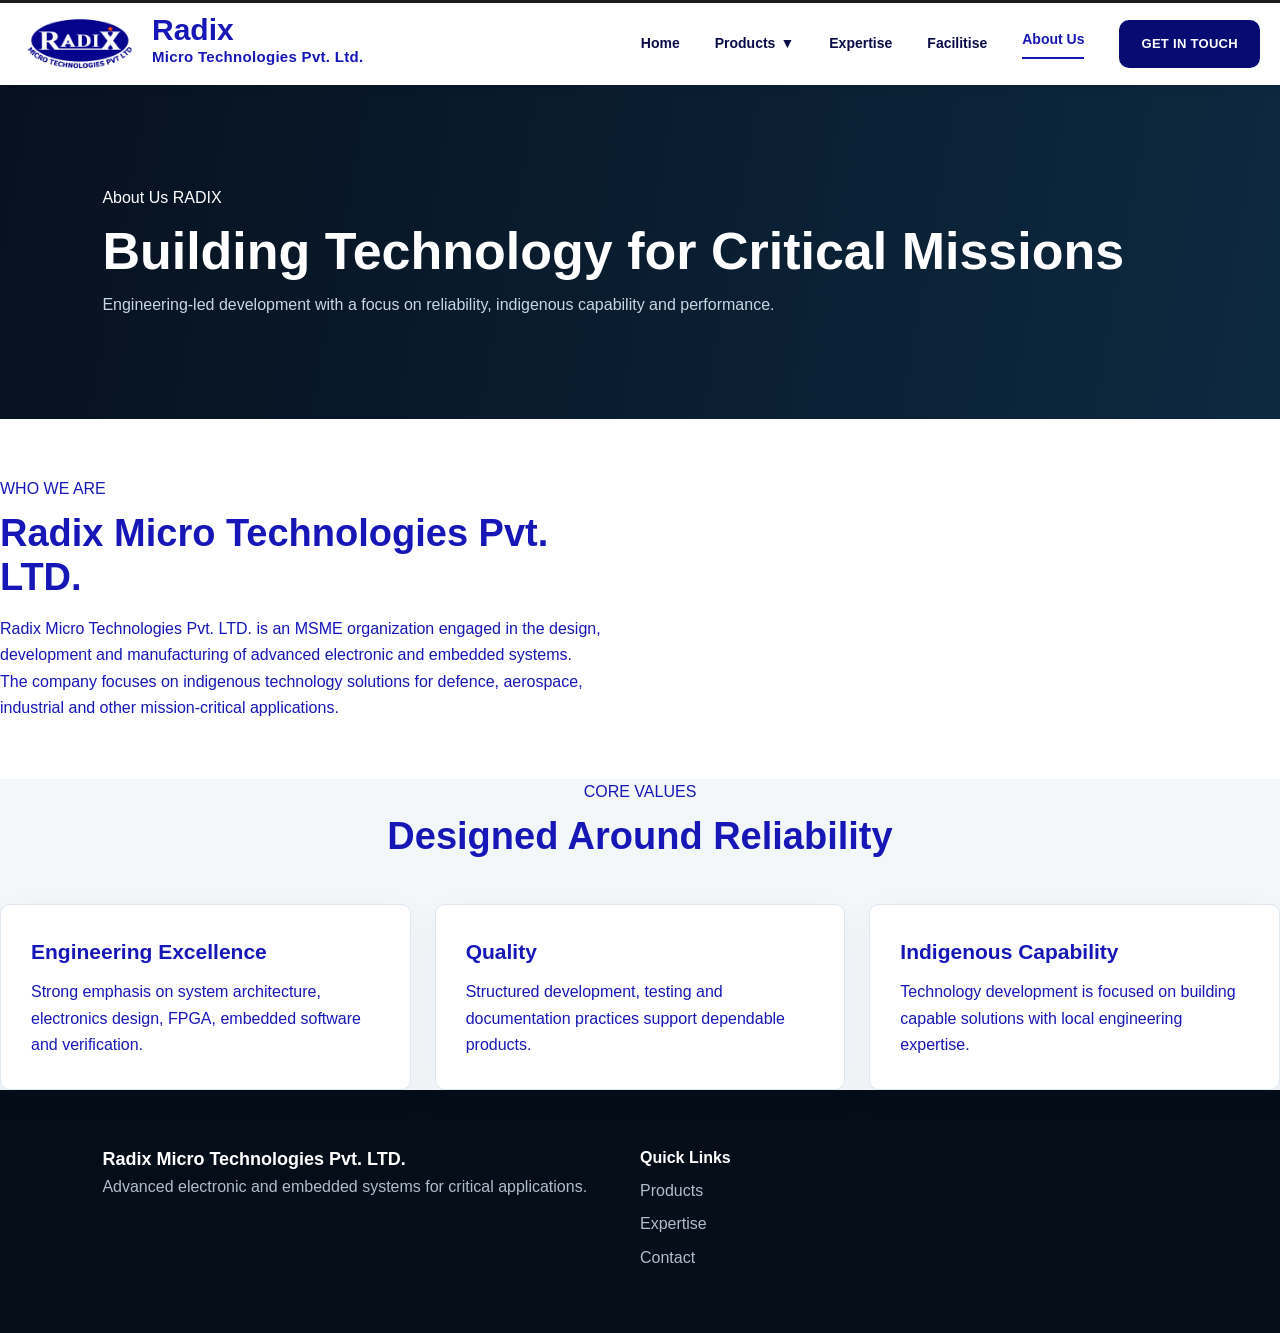
<file: about.html>
<!DOCTYPE html>
<html lang="en">

<head>
    <meta charset="UTF-8">
    <meta name="viewport" content="width=device-width,initial-scale=1.0">
    <title>About Us | Radix Micro Technologies</title>
    <link rel="stylesheet" href="assets/style.css">
</head>

<body>
    <header class="header">

  <!-- LEFT SIDE : LOGO + COMPANY NAME -->
  <a href="index.html" class="brand">

      <img src="assets/images/logo.png" alt="company-logo">

      <div class="company-name">
        <h1>Radix</h1>
        <h2>Micro Technologies Pvt. Ltd.</h2>
      </div>

    </a>


  <!-- RIGHT SIDE : NAVIGATION -->
  <button class="menu-btn" onclick="toggleMenu()">☰</button>
  <nav id="nav">

    <a href="index.html">
      Home
    </a>

    <!--- PRODUCTS DROPDOWN -->
    <div class="dropdown">
            
        <a href="products.html" class="dropbtn">
           Products <span>▼</span>
        </a>
  
        <div class="dropdown-menu">
  
            <a href="obc.html">
              On-Board Computer
            </a>
    
            <a href="rf-module.html">
              RFC & NG Module
            </a>
    
            <a href="elpc.html">
              Embedde Launch Pad Computer
            </a>
    
            <a href="ethernet.html">
              Ethernet Switch
            </a>
    
            <a href="4ch.html">
              Search & Monitoring Receiver
            </a>
  
        </div>
        
    </div>
    
    <a href="expertise.html">
       Expertise
    </a>
    
    <a href="facilitise.html">
       Facilitise
    </a>
    
    <a class="active" href="about.html">
       About Us
    </a>

    <!-- CONTACT BUTTON -->
    <a href="contact.html" class="contact-button">
       GET IN TOUCH
    </a>

  </nav>
  
    </header>
    <section class="page-hero"><span class="eyebrow">About Us RADIX</span>
        <h1>Building Technology for Critical Missions</h1>
        <p>Engineering-led development with a focus on reliability, indigenous capability and performance.</p>
    </section>
    <section class="section two-col">
        <div><span class="eyebrow">WHO WE ARE</span>
            <h2>Radix Micro Technologies Pvt. LTD.</h2>
            <p>Radix Micro Technologies Pvt. LTD. is an MSME organization engaged in the design, development and
                manufacturing of advanced electronic and embedded systems.</p>
            <p>The company focuses on indigenous technology solutions for defence, aerospace, industrial and other
                mission-critical applications.</p>
        </div>
        <div class="image image-lab"></div>
    </section>
    <section class="section gray">
        <div class="section-title"><span>CORE VALUES</span>
            <h2>Designed Around Reliability</h2>
        </div>
        <div class="cards">
            <article>
                <h3>Engineering Excellence</h3>
                <p>Strong emphasis on system architecture, electronics design, FPGA, embedded software and verification.
                </p>
            </article>
            <article>
                <h3>Quality</h3>
                <p>Structured development, testing and documentation practices support dependable products.</p>
            </article>
            <article>
                <h3>Indigenous Capability</h3>
                <p>Technology development is focused on building capable solutions with local engineering expertise.</p>
            </article>
        </div>
    </section>
    <footer>
        <div><strong>Radix Micro Technologies Pvt. LTD.</strong>
            <p>Advanced electronic and embedded systems for critical applications.</p>
        </div>
        <div>
            <h4>Quick Links</h4><a href="products.html">Products</a><a href="expertise.html">Expertise</a><a
                href="contact.html">Contact</a>
        </div>
    </footer>
    <script src="assets/script.js"></script>
</body>

</html>
</file>
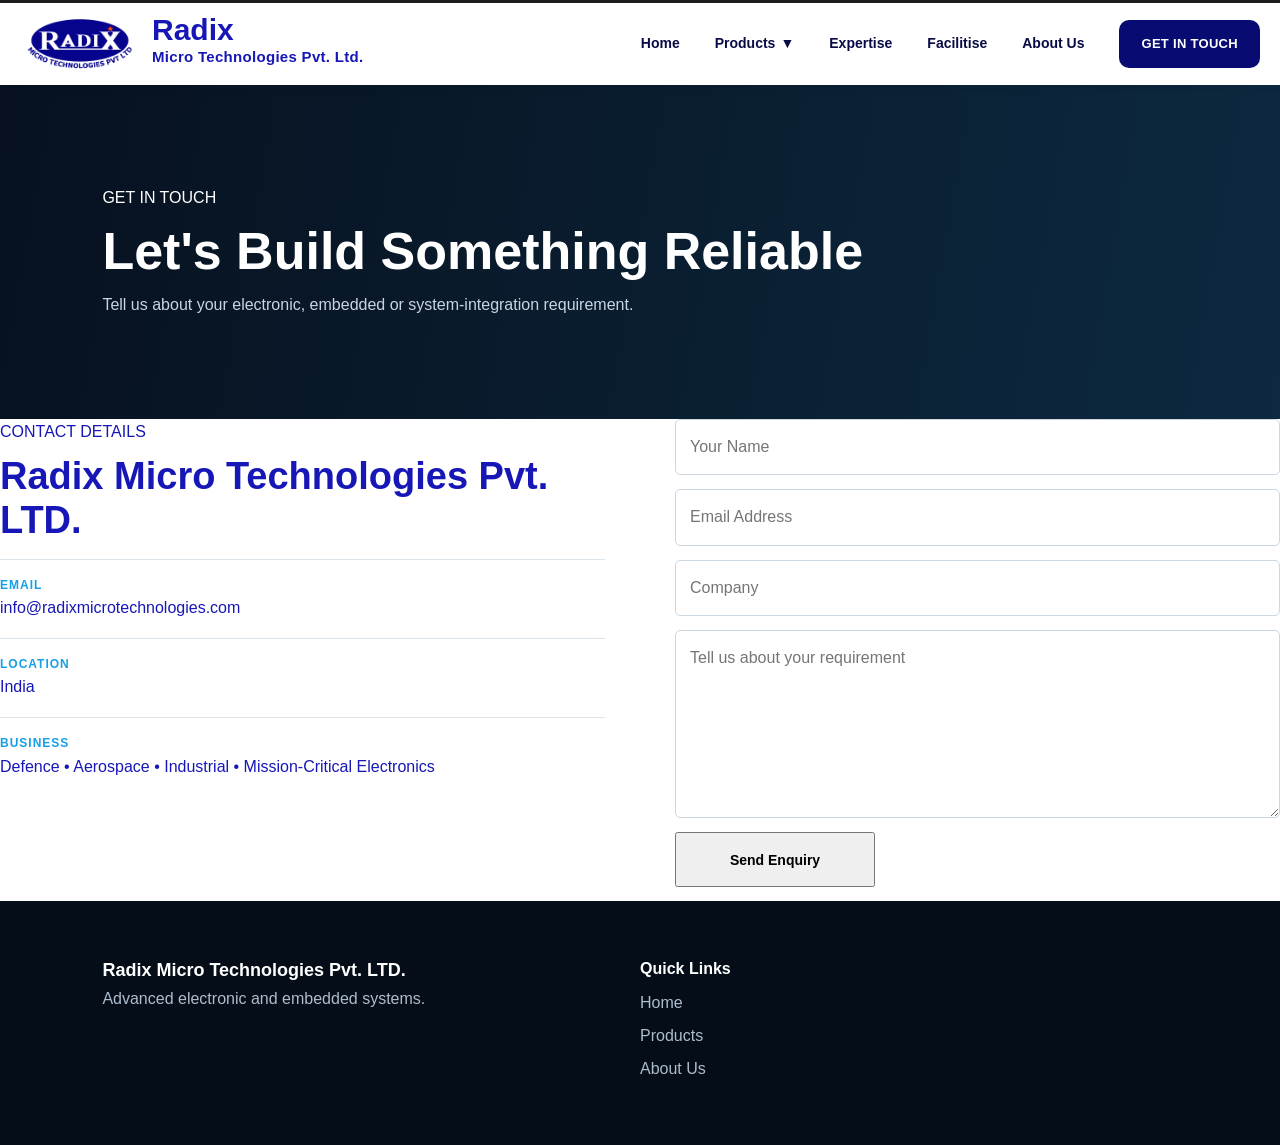
<file: contact.html>
<!DOCTYPE html>
<html lang="en">

<head>
    <meta charset="UTF-8">
    <meta name="viewport" content="width=device-width,initial-scale=1.0">
    <title>Contact | Radix Micro Technologies</title>
    <link rel="stylesheet" href="assets/style.css">
</head>

<body>
    <header class="header">

  <!-- LEFT SIDE : LOGO + COMPANY NAME -->
  <a href="index.html" class="brand">

      <img src="assets/images/logo.png" alt="company-logo">

      <div class="company-name">
        <h1>Radix</h1>
        <h2>Micro Technologies Pvt. Ltd.</h2>
      </div>

    </a>


  <!-- RIGHT SIDE : NAVIGATION -->
  <button class="menu-btn" onclick="toggleMenu()">☰</button>
  <nav id="nav">

    <a href="index.html">
      Home
    </a>

    <!--- PRODUCTS DROPDOWN -->
    <div class="dropdown">
            
        <a href="products.html" class="dropbtn">
           Products <span>▼</span>
        </a>
  
        <div class="dropdown-menu">
  
            <a href="obc.html">
              On-Board Computer
            </a>
    
            <a href="rf-module.html">
              RFC & NG Module
            </a>
    
            <a href="elpc.html">
              Embedde Launch Pad Computer
            </a>
    
            <a href="ethernet.html">
              Ethernet Switch
            </a>
    
            <a href="4ch.html">
              Search & Monitoring Receiver
            </a>
  
        </div>
        
    </div>
    
    <a href="expertise.html">
       Expertise
    </a>
    
    <a href="facilitise.html">
       Facilitise
    </a>
    
    <a href="about.html">
       About Us
    </a>

    <!-- CONTACT BUTTON -->
    <a href="contact.html" class="contact-button">
       GET IN TOUCH
    </a>

  </nav>
  
    </header>
    <section class="page-hero"><span class="eyebrow">GET IN TOUCH</span>
        <h1>Let's Build Something Reliable</h1>
        <p>Tell us about your electronic, embedded or system-integration requirement.</p>
    </section>
    <section class="section contact-grid">
        <div><span class="eyebrow">CONTACT DETAILS</span>
            <h2>Radix Micro Technologies Pvt. LTD.</h2>
            <div class="contact-item"><b>Email</b><span>info@radixmicrotechnologies.com</span></div>
            <div class="contact-item"><b>Location</b><span>India</span></div>
            <div class="contact-item"><b>Business</b><span>Defence • Aerospace • Industrial • Mission-Critical
                    Electronics</span></div>
        </div>
        <form onsubmit="sendForm(event)"><input required placeholder="Your Name"><input type="email" required
                placeholder="Email Address"><input placeholder="Company"><textarea required rows="6"
                placeholder="Tell us about your requirement"></textarea><button class="btn" type="submit">Send
                Enquiry</button>
            <p id="form-msg"></p>
        </form>
    </section>
    <footer>
        <div><strong>Radix Micro Technologies Pvt. LTD.</strong>
            <p>Advanced electronic and embedded systems.</p>
        </div>
        <div>
            <h4>Quick Links</h4><a href="index.html">Home</a><a href="products.html">Products</a><a
                href="about.html">About Us</a>
        </div>
    </footer>
    <script src="assets/script.js"></script>
</body>

</html>
</file>
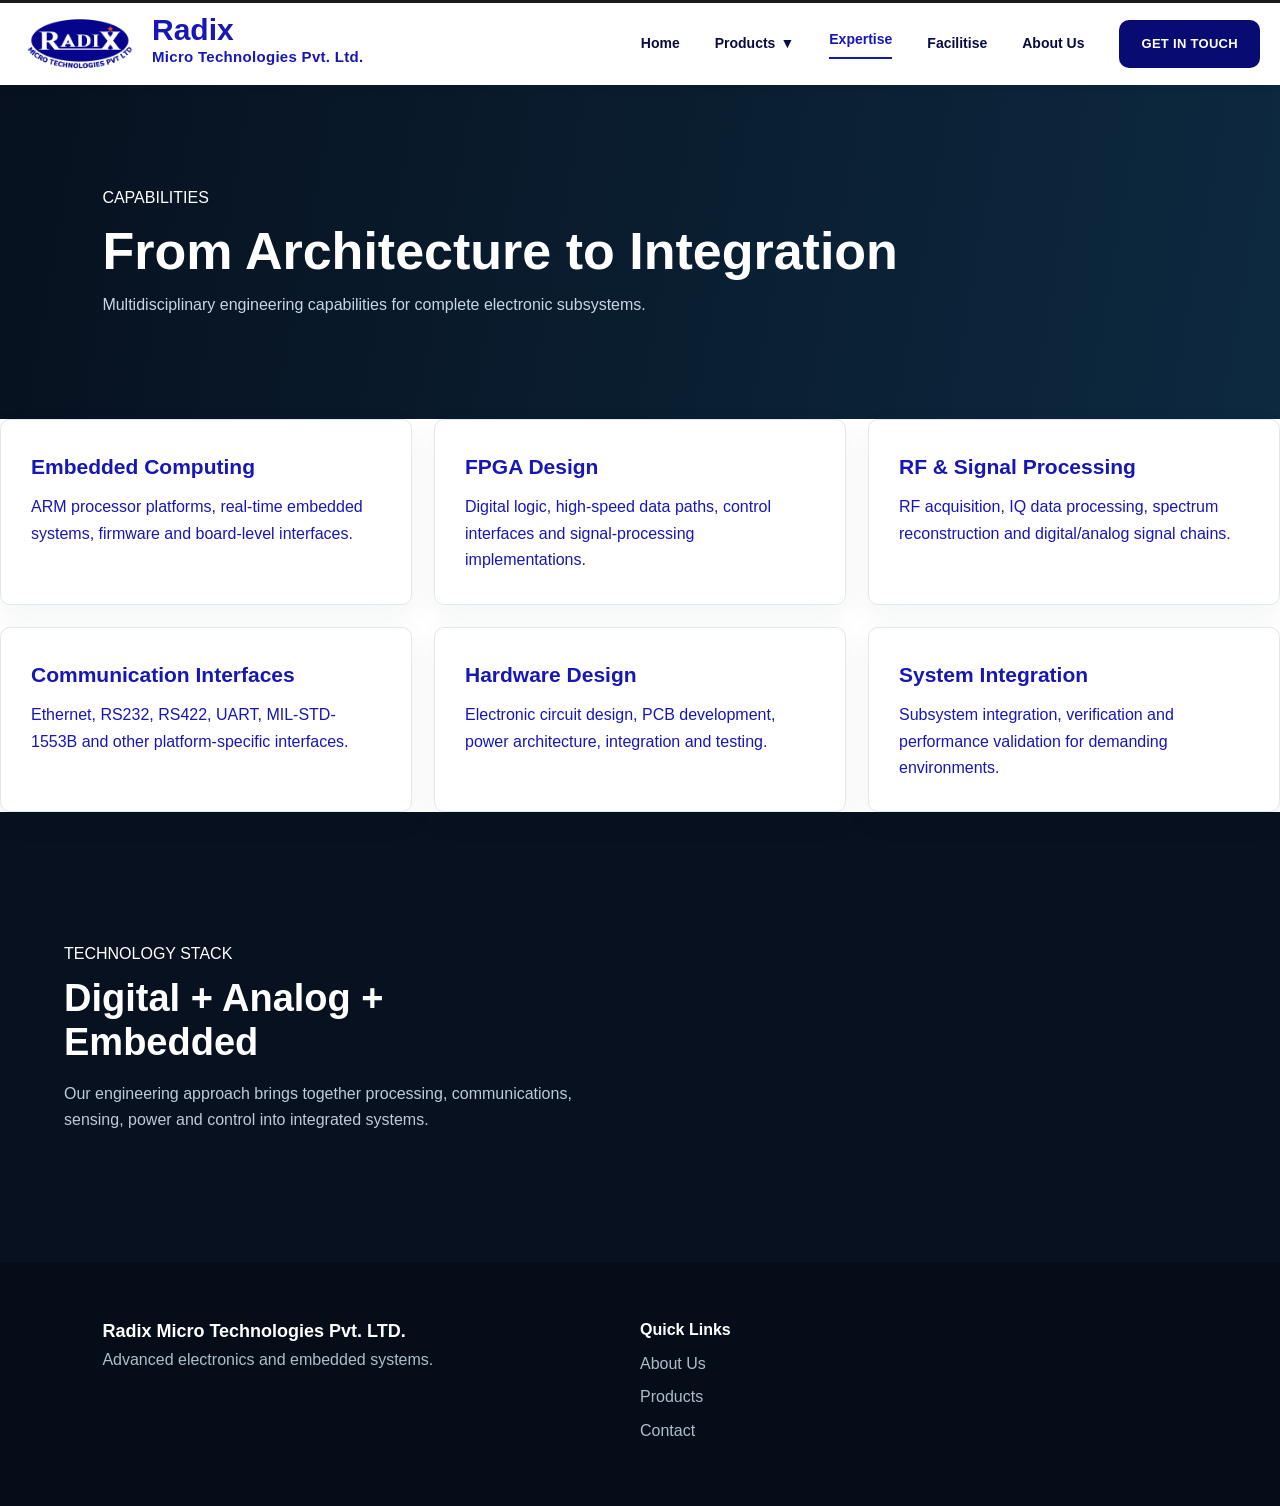
<file: expertise.html>
<!DOCTYPE html>
<html lang="en">

<head>
    <meta charset="UTF-8">
    <meta name="viewport" content="width=device-width,initial-scale=1.0">
    <title>Expertise | Radix Micro Technologies</title>
    <link rel="stylesheet" href="assets/style.css">
</head>

<body>
    <header class="header">

  <!-- LEFT SIDE : LOGO + COMPANY NAME -->
  <a href="index.html" class="brand">

      <img src="assets/images/logo.png" alt="company-logo">

      <div class="company-name">
        <h1>Radix</h1>
        <h2>Micro Technologies Pvt. Ltd.</h2>
      </div>

    </a>


  <!-- RIGHT SIDE : NAVIGATION -->
  <button class="menu-btn" onclick="toggleMenu()">☰</button>
  <nav id="nav">

    <a href="index.html">
      Home
    </a>

    <!--- PRODUCTS DROPDOWN -->
    <div class="dropdown">
            
        <a href="products.html" class="dropbtn">
           Products <span>▼</span>
        </a>
  
        <div class="dropdown-menu">
  
            <a href="obc.html">
              On-Board Computer
            </a>
    
            <a href="rf-module.html">
              RFC & NG Module
            </a>
    
            <a href="elpc.html">
              Embedde Launch Pad Computer
            </a>
    
            <a href="ethernet.html">
              Ethernet Switch
            </a>
    
            <a href="4ch.html">
              Search & Monitoring Receiver
            </a>
  
        </div>
        
    </div>
    
    <a class="active" href="expertise.html">
       Expertise
    </a>
    
    <a href="facilitise.html">
       Facilitise
    </a>
    
    <a href="about.html">
       About Us
    </a>

    <!-- CONTACT BUTTON -->
    <a href="contact.html" class="contact-button">
       GET IN TOUCH
    </a>

  </nav>
  
    </header>
    <section class="page-hero"><span class="eyebrow">CAPABILITIES</span>
        <h1>From Architecture to Integration</h1>
        <p>Multidisciplinary engineering capabilities for complete electronic subsystems.</p>
    </section>
    <section class="section">
        <div class="cap-grid">
            <article>
                <h3>Embedded Computing</h3>
                <p>ARM processor platforms, real-time embedded systems, firmware and board-level interfaces.</p>
            </article>
            <article>
                <h3>FPGA Design</h3>
                <p>Digital logic, high-speed data paths, control interfaces and signal-processing implementations.</p>
            </article>
            <article>
                <h3>RF & Signal Processing</h3>
                <p>RF acquisition, IQ data processing, spectrum reconstruction and digital/analog signal chains.</p>
            </article>
            <article>
                <h3>Communication Interfaces</h3>
                <p>Ethernet, RS232, RS422, UART, MIL-STD-1553B and other platform-specific interfaces.</p>
            </article>
            <article>
                <h3>Hardware Design</h3>
                <p>Electronic circuit design, PCB development, power architecture, integration and testing.</p>
            </article>
            <article>
                <h3>System Integration</h3>
                <p>Subsystem integration, verification and performance validation for demanding environments.</p>
            </article>
        </div>
    </section>
    <section class="split reverse">
        <div class="split-content"><span class="eyebrow">TECHNOLOGY STACK</span>
            <h2>Digital + Analog + Embedded</h2>
            <p>Our engineering approach brings together processing, communications, sensing, power and control into
                integrated systems.</p>
        </div>
        <div class="split-image image-engineering"></div>
    </section>
    <footer>
        <div><strong>Radix Micro Technologies Pvt. LTD.</strong>
            <p>Advanced electronics and embedded systems.</p>
        </div>
        <div>
            <h4>Quick Links</h4><a href="about.html">About Us</a><a href="products.html">Products</a><a
                href="contact.html">Contact</a>
        </div>
    </footer>
    <script src="assets/script.js"></script>
</body>

</html>
</file>
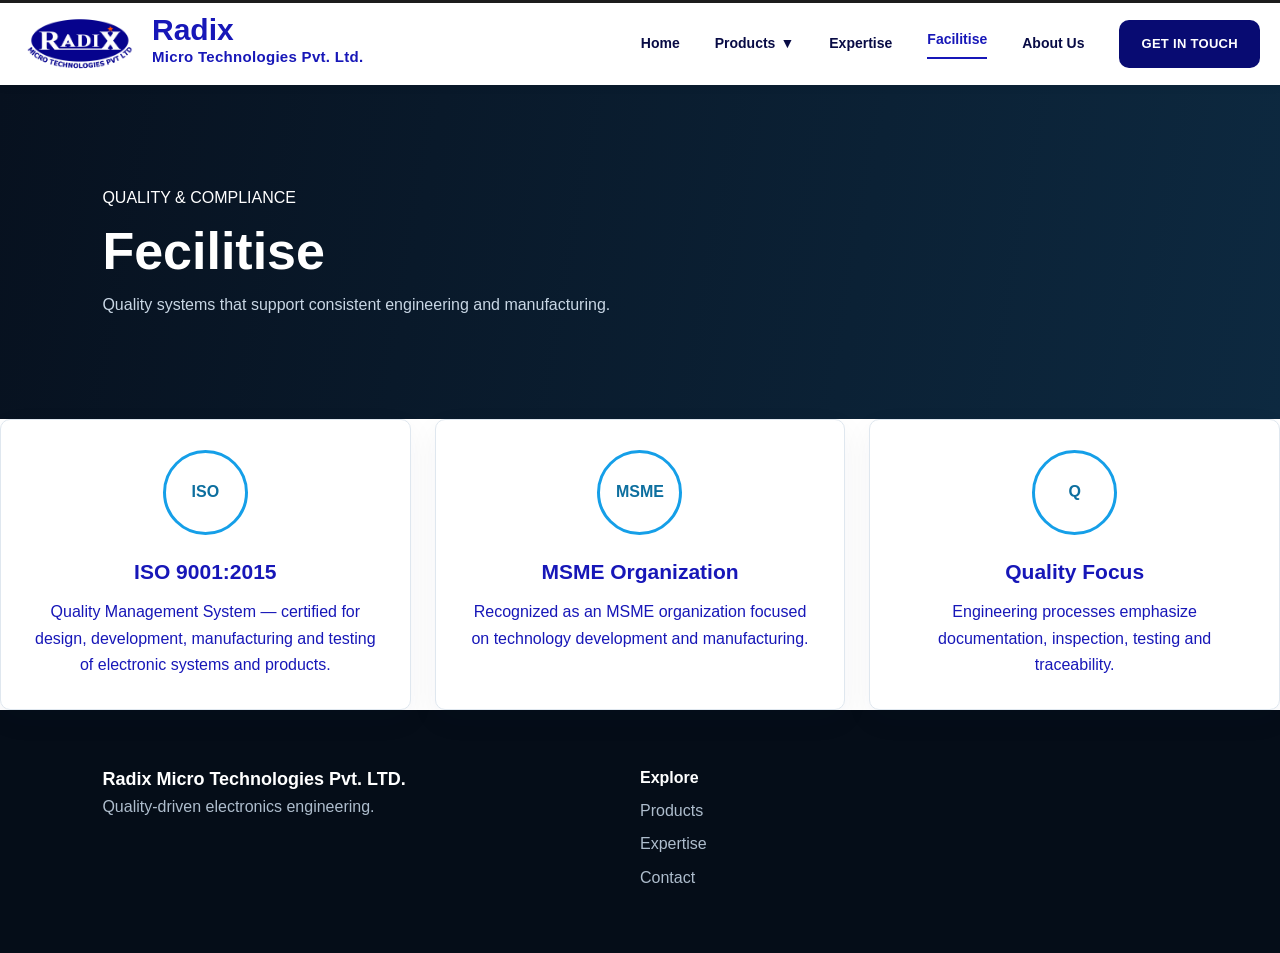
<file: facilitise.html>
<!DOCTYPE html>
<html lang="en">

<head>
    <meta charset="UTF-8">
    <meta name="viewport" content="width=device-width,initial-scale=1.0">
    <title>Fecilitise | Radix Micro Technologies</title>
    <link rel="stylesheet" href="assets/style.css">
</head>

<body>
    <header class="header">

  <!-- LEFT SIDE : LOGO + COMPANY NAME -->
  <a href="index.html" class="brand">

      <img src="assets/images/logo.png" alt="company-logo">

      <div class="company-name">
        <h1>Radix</h1>
        <h2>Micro Technologies Pvt. Ltd.</h2>
      </div>

    </a>


  <!-- RIGHT SIDE : NAVIGATION -->
  <button class="menu-btn" onclick="toggleMenu()">☰</button>
  <nav id="nav">

    <a href="index.html">
      Home
    </a>

    <!--- PRODUCTS DROPDOWN -->
    <div class="dropdown">
            
        <a href="products.html" class="dropbtn">
           Products <span>▼</span>
        </a>
  
        <div class="dropdown-menu">
  
            <a href="obc.html">
              On-Board Computer
            </a>
    
            <a href="rf-module.html">
              RFC & NG Module
            </a>
    
            <a href="elpc.html">
              Embedde Launch Pad Computer
            </a>
    
            <a href="ethernet.html">
              Ethernet Switch
            </a>
    
            <a href="4ch.html">
              Search & Monitoring Receiver
            </a>
  
        </div>
        
    </div>
    
    <a href="expertise.html">
       Expertise
    </a>
    
    <a class="active" href="facilitise.html">
       Facilitise
    </a>
    
    <a href="about.html">
       About Us
    </a>

    <!-- CONTACT BUTTON -->
    <a href="contact.html" class="contact-button">
       GET IN TOUCH
    </a>

  </nav>
  
    </header>
    <section class="page-hero"><span class="eyebrow">QUALITY & COMPLIANCE</span>
        <h1>Fecilitise</h1>
        <p>Quality systems that support consistent engineering and manufacturing.</p>
    </section>
    <section class="section">
        <div class="cert-grid">
            <article class="cert">
                <div class="cert-mark">ISO</div>
                <h3>ISO 9001:2015</h3>
                <p>Quality Management System — certified for design, development, manufacturing and testing of
                    electronic systems and products.</p>
            </article>
            <article class="cert">
                <div class="cert-mark">MSME</div>
                <h3>MSME Organization</h3>
                <p>Recognized as an MSME organization focused on technology development and manufacturing.</p>
            </article>
            <article class="cert">
                <div class="cert-mark">Q</div>
                <h3>Quality Focus</h3>
                <p>Engineering processes emphasize documentation, inspection, testing and traceability.</p>
            </article>
        </div>
    </section>
    <footer>
        <div><strong>Radix Micro Technologies Pvt. LTD.</strong>
            <p>Quality-driven electronics engineering.</p>
        </div>
        <div>
            <h4>Explore</h4><a href="products.html">Products</a><a href="facilitise.html">Expertise</a><a
                href="contact.html">Contact</a>
        </div>
    </footer>
    <script src="assets/script.js"></script>
</body>

</html>
</file>
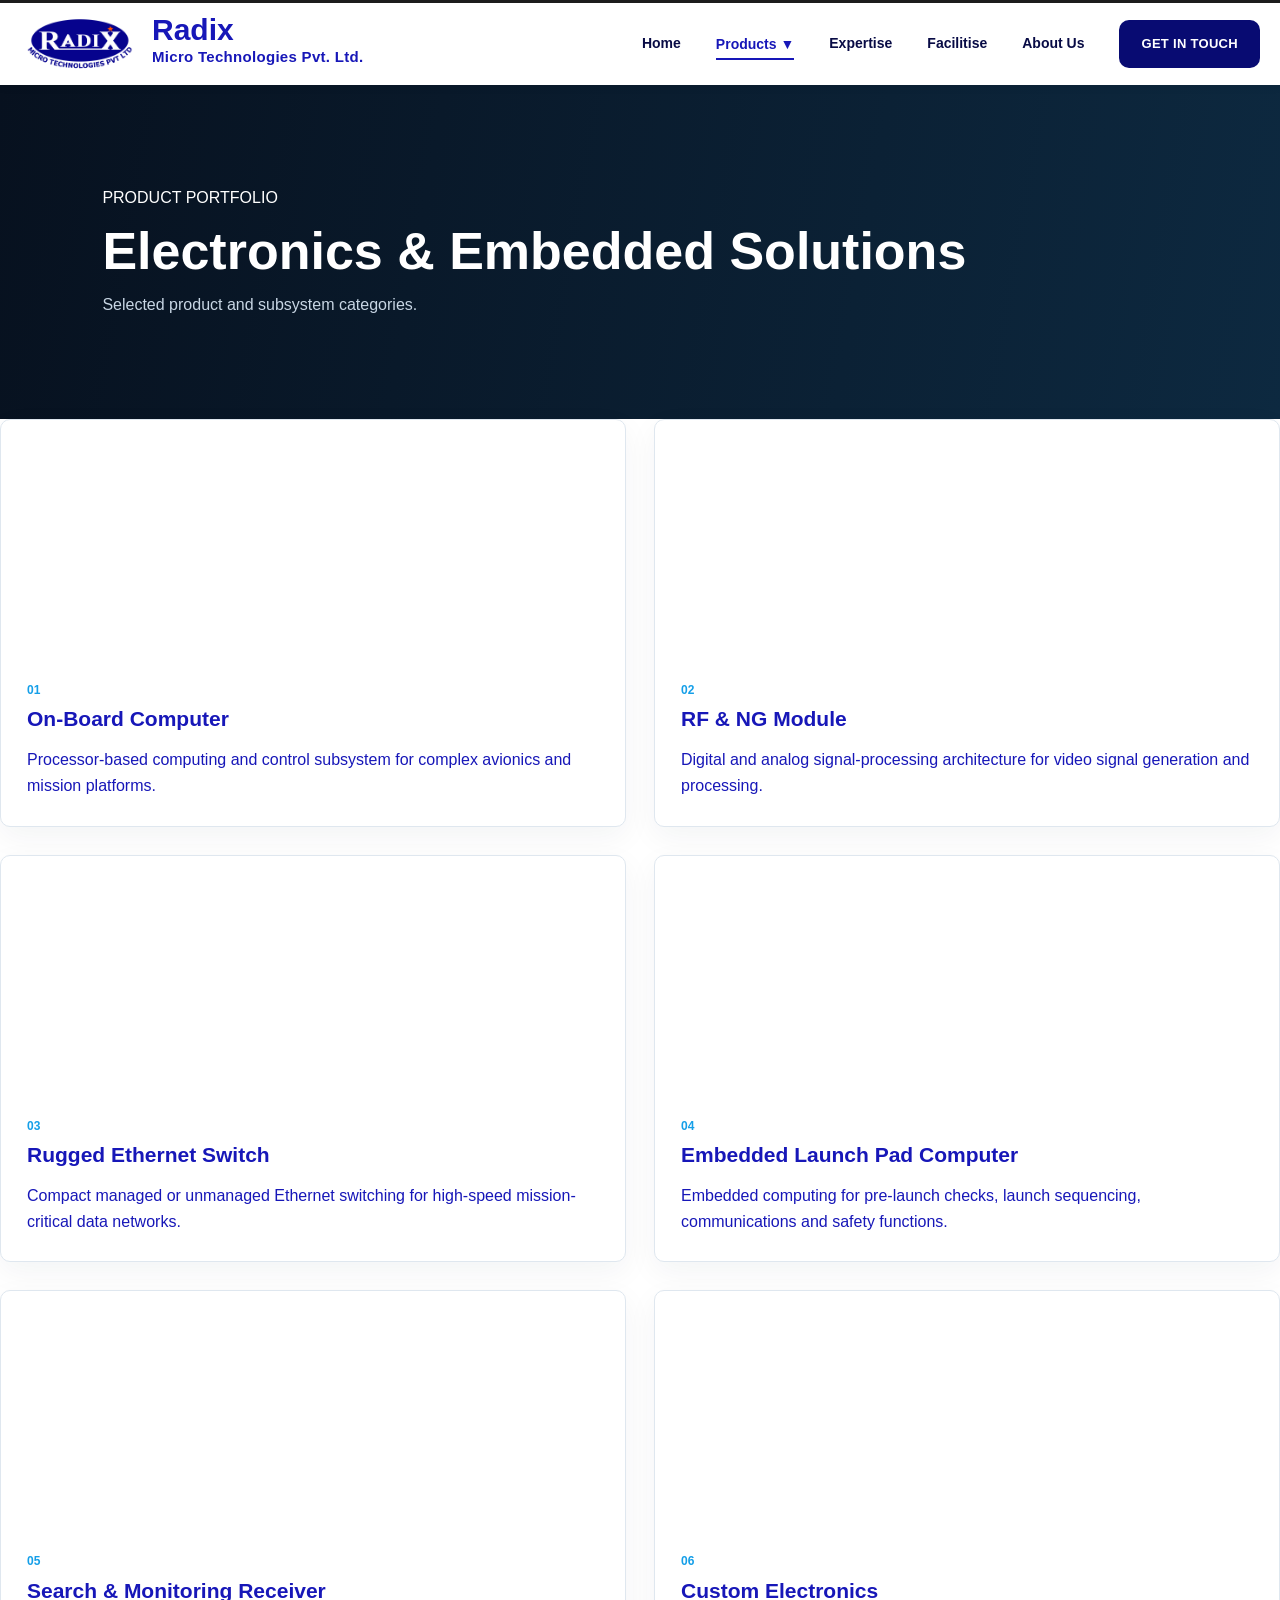
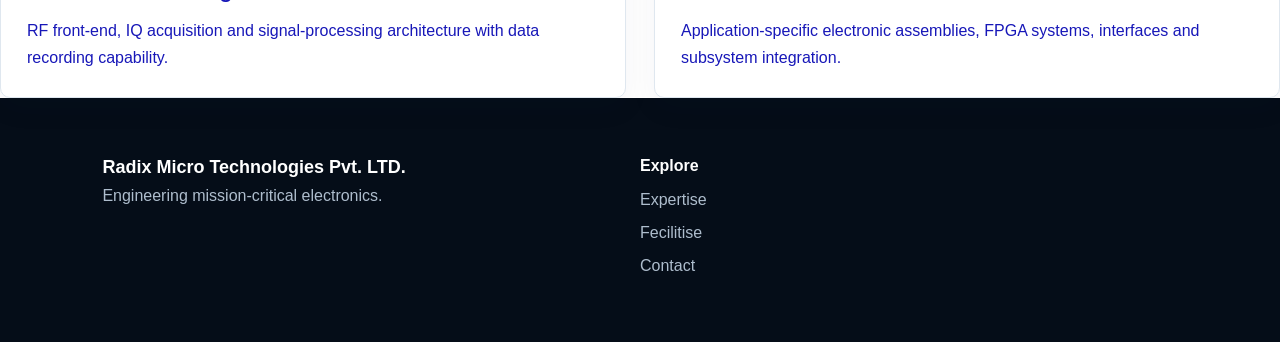
<file: products.html>
<!DOCTYPE html>
<html lang="en">

<head>
    <meta charset="UTF-8">
    <meta name="viewport" content="width=device-width,initial-scale=1.0">
    <title>Products | Radix Micro Technologies</title>
    <link rel="stylesheet" href="assets/style.css">
</head>

<body>
    <header class="header">

  <!-- LEFT SIDE : LOGO + COMPANY NAME -->
  <a href="index.html" class="brand">

      <img src="assets/images/logo.png" alt="company-logo">

      <div class="company-name">
        <h1>Radix</h1>
        <h2>Micro Technologies Pvt. Ltd.</h2>
      </div>

    </a>


  <!-- RIGHT SIDE : NAVIGATION -->
  <button class="menu-btn" onclick="toggleMenu()">☰</button>
  <nav id="nav">

    <a href="index.html">
      Home
    </a>

    <!--- PRODUCTS DROPDOWN -->
    <div class="dropdown">
            
        <a class="active" href="products.html" class="dropbtn">
           Products <span>▼</span>
        </a>
  
        <div class="dropdown-menu">
  
            <a href="obc.html">
              On-Board Computer
            </a>
    
            <a href="rf-module.html">
              RFC & NG Module
            </a>
    
            <a href="elpc.html">
              Embedde Launch Pad Computer
            </a>
    
            <a href="ethernet.html">
              Ethernet Switch
            </a>
    
            <a href="4ch.html">
              Search & Monitoring Receiver
            </a>
  
        </div>
        
    </div>
    
    <a href="expertise.html">
       Expertise
    </a>
    
    <a href="facilitise.html">
       Facilitise
    </a>
    
    <a href="about.html">
       About Us
    </a>

    <!-- CONTACT BUTTON -->
    <a href="contact.html" class="contact-button">
       GET IN TOUCH
    </a>

  </nav>


    </header>
    <section class="page-hero"><span class="eyebrow">PRODUCT PORTFOLIO</span>
        <h1>Electronics & Embedded Solutions</h1>
        <p>Selected product and subsystem categories.</p>
    </section>
    <section class="section">
        <div class="product-grid">
            <article class="product">
                <div class="image image-obc"></div>
                <div><span>01</span>
                    <h3>On-Board Computer</h3>
                    <p>Processor-based computing and control subsystem for complex avionics and mission platforms.</p>
                </div>
            </article>
            <article class="product">
                <div class="image image-rf"></div>
                <div><span>02</span>
                    <h3>RF & NG Module</h3>
                    <p>Digital and analog signal-processing architecture for video signal generation and processing.</p>
                </div>
            </article>
            <article class="product">
                <div class="image image-switch"></div>
                <div><span>03</span>
                    <h3>Rugged Ethernet Switch</h3>
                    <p>Compact managed or unmanaged Ethernet switching for high-speed mission-critical data networks.
                    </p>
                </div>
            </article>
            <article class="product">
                <div class="image image-elpc"></div>
                <div><span>04</span>
                    <h3>Embedded Launch Pad Computer</h3>
                    <p>Embedded computing for pre-launch checks, launch sequencing, communications and safety functions.
                    </p>
                </div>
            </article>
            <article class="product">
                <div class="image image-receiver"></div>
                <div><span>05</span>
                    <h3>Search & Monitoring Receiver</h3>
                    <p>RF front-end, IQ acquisition and signal-processing architecture with data recording capability.
                    </p>
                </div>
            </article>
            <article class="product">
                <div class="image image-generic"></div>
                <div><span>06</span>
                    <h3>Custom Electronics</h3>
                    <p>Application-specific electronic assemblies, FPGA systems, interfaces and subsystem integration.
                    </p>
                </div>
            </article>
        </div>
    </section>
    <footer>
        <div><strong>Radix Micro Technologies Pvt. LTD.</strong>
            <p>Engineering mission-critical electronics.</p>
        </div>
        <div>
            <h4>Explore</h4><a href="expertise.html">Expertise</a><a
                href="facilitise.html">Fecilitise</a><a href="contact.html">Contact</a>
        </div>
    </footer>
    <script src="assets/script.js"></script>
</body>

</html>
</file>
<file: assets/style.css>
/*@import url('https://fonts.googleapis.com/css2?family=Inter:wght@400;500;600;700;800&display=swap');*/
/* =================
       HEADER
====================*/
* {
    margin: 0;
    padding: 0;
    box-sizing: border-box
}

html {
    scroll-behavior: smooth
}

body {
    margin: 0;
    padding: 0;
    font-family: Arial, Arial, Helvetica, sans-serif;
    color: #1717b8;
    background: #fff;
    line-height: 1.65
}

a {
    text-decoration: none;
    color: inherit
}


/* MAIN HEADER */
.header {
    display: flex;
    align-items: center;
    justify-content: space-between;
    width: 100%;
    box-sizing: border-box;
    padding: 10px 20px;
    background: #ffffff;
    border-top: 3px solid #1c1c1c;
    box-shadow: 0 2px 8px rgba(0, 0, 0, 0.08);
    position: sticky;
    top: 0;
    z-index: 20;
}


/*========================
   LOGO + COMPANY NAME
=========================*/
.brand {
    display: flex;
    align-items: center;
    gap: 12px;
    text-decoration: none;
    color: inherit;
    cursor: pointer;

    flex-shrink: 0;
}

/* COMPANY-LOGO */
.brand img {
    width: 120px;
    height: auto;
    object-fit: contain;
    flex-shrink: 0;
}

/* COMPANY-NAME*/
.company-name {
    flex-shrink: 0;
    white-space: nowrap;
}

.company-name h1 {
    color: #1717b8;
    font-size: 30px;
    font-weight: 800;
    line-height: 0.7;
    margin-bottom: 5px;
}

.company-name h2 {
    color: #1717b8;
    font-size: 15px;
    font-weight: 700;
    letter-spacing: 0.3px;
     white-space: nowrap;
    
}


/*==========================
       NAVIGATION
============================*/
.header nav {
    margin-left: auto;
    display: flex;
    gap: 35px;
    align-items: center
   
}

.header nav a,
.dropbtn {
    position: relative;
    font-size: 14px;
    color: #080b45; /* #050505 */
    text-decoration: none;
    font-weight: 600;
    white-space: nowrap;
    transition: 0.3s;
}

/* NAVIGATION HOVER */
.header nav a:hover,
.header nav a.active {
    color: #1717b8 /*#050505 */
}

/*========================
    ACTIVE HOME
========================*/
.header nav a.active {
    border-bottom: 2px solid #1717b8;
    padding-bottom: 6px
}

.navbar .active::after {
    content: "";
    position: absolute;
    left: 0;
    right: 0;
    bottom: -17px;
    height: 2px;
    background: #1717b8;
}


/* ==============================
   PRODUCTS DROPDOWN
================================ */
.dropdown {
    position: relative;
}


/* PRODUCT BUTTON */
.dropbtn {
    display: flex;
    align-items: center;
    gap: 5px;
}


/* ARROW */
.dropbtn span {
    font-size: 14px;
}


/* DROPDOWN MENU */
.dropdown-menu {
    position: absolute;
    top: 35px;
    left: -20px;
    width: 260px;
    background: #ffffff;
    border-radius: 5px;
    box-shadow: 0 8px 25px rgba(0, 0, 0, 0.15);
    padding: 8px 0;
    opacity: 0;
    visibility: hidden;
    transform: translateY(10px);
    transition: all 0.25s ease;
}


/* SHOW DROPDOWN */
.dropdown:hover .dropdown-menu {
    opacity: 1;
    visibility: visible;
    transform: translateY(0);
}


/* DROPDOWN LINKS */
.dropdown-menu a {
    display: block;
    padding: 12px 18px;
    color: #11134d;
    text-decoration: none;
    font-size: 14px;
    font-weight: 500;
}


.dropdown-menu a:hover {
    background: #f0f3ff;
    color: #1717b8;
}


/* ==============================
   GET IN TOUCH BUTTON
================================ */
.contact-button {
    background: #080b72;
    color: #ffffff !important;
    padding: 13px 22px;
    border-radius: 10px;
    font-size: 13px !important;
    font-weight: 700 !important;
    letter-spacing: 0.3px;
    transition: 0.3s;
}

.contact-button:hover {
    background: #1717b8;
    transform: translateY(-1px);
}

.menu-btn {
    display: none;
    background: #1717b8;
    color: white;
    border: none;
    border-radius: 22%;
    width: 45px;
    height: 45px;
    font-size: 25px;
     font-weight: bold;
    cursor: pointer;
}

/* MOBILE / SMALL SCREEN */
@media (max-width: 768px) {
    .header {
        position: sticky;
        top: 0;
        width: 100%;
        min-height: 75px;
    }

    .menu-btn {
        display: flex;
        align-items: center;
        justify-content: center;

        position: absolute;
        right: 20px;
        top: 50%;
        transform: translateY(-50%);

        z-index: 2000;
    }
}
/* =========================
   HERO
========================= */
.hero {
    position: relative;
    width: 100%;
    height: 100vh;
    min-height: 650px;
    overflow: hidden;
}


/* =========================
   SLIDES
========================= */

.hero-slide {
    position: absolute;
    inset: 0;
    width: 100%;
    height: 100%;
    background-size: cover;
    background-position: center;
    opacity: 0;
    transform: scale(1.05);

    transition:
        opacity 1.2s ease-in-out,
        transform 7s ease-in-out;
    pointer-events: none;
}


.hero-slide.active {
    opacity: 1;
    transform: scale(1);
    pointer-events: auto;
}


/* =========================
   WHITE IMAGE OVERLAY
========================= */
.overlay {
    position: absolute;
    inset: 0;

    background:
        linear-gradient(
            90deg,
            rgba(255,255,255,0.96) 0%,
            rgba(255,255,255,0.82) 35%,
            rgba(255,255,255,0.40) 65%,
            rgba(255,255,255,0.18) 100%
        );
}


/* =========================
   CONTENT
========================= */
.hero-content {
    position: relative;
    z-index: 2;
    width: 90%;
    max-width: 1250px;
    height: 100%;
    margin: auto;
    display: flex;
    flex-direction: column;
    justify-content: center;
    padding-bottom: 40px;
}


/* =========================
   SMALL TITLE
========================= */
.small-title {
    font-size: 15px;
    font-weight: 700;
    letter-spacing: 1px;
    color: #162235;
    margin-bottom: 28px;
    opacity: 0;
    transform: translateY(30px);
}


/* =========================
   MAIN HEADING
========================= */
.hero h1 {
    font-size: clamp(45px, 5vw, 76px);
    line-height: 0.98;
    font-weight: 900;
    letter-spacing: -3px;
    color: #07101f;
    max-width: 720px;
    margin-bottom: 32px;
    opacity: 0;
    transform: translateY(40px);
}


.hero h1 span {
    color: #1717b8;
}


/* =========================
   DESCRIPTION
========================= */
.hero p {
    max-width: 650px;
    font-size: 17px;
    line-height: 1.7;
    color: #253044;
    margin-bottom: 38px;
    opacity: 0;
    transform: translateY(40px);
}


/* =========================
   BUTTONS
========================= */
.buttons {
    display: flex;
    gap: 18px;
    opacity: 0;
    transform: translateY(40px);
}


.btn {
    display: inline-flex;
    align-items: center;
    justify-content: center;
    min-width: 200px;
    height: 55px;
    padding: 0 25px;
    text-decoration: none;
    font-size: 14px;
    font-weight: 700;
    transition: all 0.3s ease;
}


/* BLUE BUTTON */
.btn.primary {
    background: #1717b8;
    color: white;
    border: 1px solid #1717b8;
}


.btn.primary:hover {
    background: #1717b8;
    transform: translateY(-3px);
}


/* WHITE BUTTON */
.btn.secondary {
    background: rgba(255,255,255,0.85);
    color: #172236;
    border: 1px solid #bfc7d4;
}


.btn.secondary:hover {
    background: white;
    transform: translateY(-3px);
}

/*------------------------------------------------------------------*/

/* =========================
   TEXT ANIMATION
========================= */
.hero-slide.active .small-title {
    animation: slideUp 0.8s ease forwards;
    animation-delay: 0.3s;
}


.hero-slide.active h1 {
    animation: slideUp 0.9s ease forwards;
    animation-delay: 0.45s;
}


.hero-slide.active p {
    animation: slideUp 0.9s ease forwards;
    animation-delay: 0.65s;
}


.hero-slide.active .buttons {
    animation: slideUp 0.9s ease forwards;
    animation-delay: 0.85s;
}


@keyframes slideUp {
    from {
        opacity: 0;
        transform: translateY(40px);
    }

    to {
        opacity: 1;
        transform: translateY(0);
    }
}


/* =========================
   DOTS
========================= */
.slide-dots {
    position: absolute;
    z-index: 10;
    bottom: 35px;
    left: 50%;
    transform: translateX(-50%);
    display: flex;
    gap: 10px;
}


.dot {
    width: 10px;
    height: 10px;
    border-radius: 50%;
    background: rgba(20,40,70,0.35);
    cursor: pointer;
    transition: all 0.3s ease;
}


.dot.active {
    width: 32px;
    border-radius: 10px;
    background: #1717b8;
}


/* =========================
   MOBILE
========================= */
@media (max-width: 768px) {

    .hero {
        height: 100vh;
        min-height: 650px;
    }


    .hero-content {
        width: 88%;
        padding-top: 80px;
    }


    .hero h1 {
        font-size: 43px;
        letter-spacing: -2px;
        max-width: 500px;
    }


    .hero p {
        font-size: 15px;
        max-width: 500px;
    }


    .buttons {
        flex-direction: column;
        align-items: flex-start;
        gap: 12px;
    }


    .btn {
        min-width: 190px;
        height: 50px;
    }


    .overlay {
        background:
            linear-gradient(
                90deg,
                rgba(255,255,255,0.95),
                rgba(255,255,255,0.65)
            );
    }

}

/*----------------------------------------------------------------*/
.services-slider {
    width: 100%;
    overflow: hidden;
    background: #1717b8;
    padding: 8px 0;
    white-space: nowrap;
}

.services-track {
    display: flex;
    align-items: center;
    width: max-content;

    animation: infiniteScroll 30s linear infinite;
}

.service-item {
    display: flex;
    align-items: center;

    min-width: 190px;
    height: 58px;

    padding: 0 20px;

    flex-shrink: 0;
}

.service-icon {
    width: 40px;
    height: 40px;

    display: flex;
    align-items: center;
    justify-content: center;

    border: 1px solid rgba(255,255,255,0.25);
    border-radius: 8px;

    color: #00aaff;
    font-size: 18px;

    margin-right: 12px;

    flex-shrink: 0;
}

.service-text {
    color: white;

    font-family: Arial, sans-serif;
    font-size: 13px;
    font-weight: 600;

    line-height: 15px;

    white-space: nowrap;
}

.separator {
    color: #ff8c00;
    font-size: 18px;

    display: flex;
    align-items: center;

    margin: 0 5px;

    flex-shrink: 0;
}


/* INFINITE SCROLL */
@keyframes infiniteScroll {
    from {
        transform: translateX(0);
    }

    to {
        transform: translateX(-50%);
    }
}

/* STOP WHEN CURSOR IS PLACED */
.services-slider:hover .services-track {
    animation-play-state: paused;
}

/*------------------------------------------------------------------*/

.section-title {
    text-align: center;
    max-width: 760px;
    margin: 0 auto 45px
}

.section-title h2,
.split-content h2,
.two-col h2,
.contact-grid h2 {
    font-size: 38px;
    line-height: 1.15;
    margin: 10px 0 16px
}

.cards {
    display: grid;
    grid-template-columns: repeat(3, 1fr);
    gap: 24px
}

.cards article,
.cap-grid article,
.cert,
.product {
    border: 1px solid #dfe7ef;
    border-radius: 10px;
    padding: 30px;
    background: #fff;
    box-shadow: 0 10px 30px rgba(10, 30, 50, .05)
}

.icon {
    font-size: 13px;
    font-weight: 800;
    color: #159fe8;
    margin-bottom: 20px
}

.cards h3,
.cap-grid h3,
.product h3,
.cert h3 {
    font-size: 21px;
    margin: 0 0 10px
}

.split {
    display: grid;
    grid-template-columns: 1fr 1fr;
    min-height: 450px;
    background: #07111f;
    color: #fff
}

.split-image {
    background-position: center;
    background-size: cover;
    min-height: 400px
}

.split-content {
    padding: 80px 10%;
    display: flex;
    flex-direction: column;
    justify-content: center
}

.split-content p {
    color: #bdcada;
    max-width: 580px
}

.text-link {
    color: #43b9ff;
    font-weight: 700;
    margin-top: 15px
}

.stats {
    display: grid;
    grid-template-columns: repeat(4, 1fr);
    background: #eef5f9;
    padding: 38px 8%;
    gap: 20px;
    text-align: center
}

.stats strong {
    display: block;
    font-size: 25px;
    color: #0d5e89
}

.stats span {
    font-size: 12px;
    text-transform: uppercase;
    letter-spacing: 1px
}

.page-hero {
    padding: 100px 8%;
    background: linear-gradient(100deg, #07111f, #0d2940);
    color: #fff
}

.page-hero h1 {
    font-size: 52px;
    line-height: 1.1;
    margin: 12px 0
}

.page-hero p {
    max-width: 700px;
    color: #c8d6e4
}

.two-col {
    display: grid;
    grid-template-columns: 1fr 1fr;
    gap: 70px;
    align-items: center
}

.image {
    min-height: 360px;
    border-radius: 12px;
    background-size: cover;
    background-position: center
}

.gray {
    background: #f4f7fa
}

.product-grid {
    display: grid;
    grid-template-columns: repeat(2, 1fr);
    gap: 28px
}

.product {
    padding: 0;
    overflow: hidden
}

.product .image {
    height: 230px;
    min-height: 0;
    border-radius: 0
}

.product div:last-child {
    padding: 26px
}

.product span {
    font-size: 12px;
    color: #159fe8;
    font-weight: 800
}

.cap-grid {
    display: grid;
    grid-template-columns: repeat(3, 1fr);
    gap: 22px
}

.cert-grid {
    display: grid;
    grid-template-columns: repeat(3, 1fr);
    gap: 24px
}

.cert {
    text-align: center
}

.cert-mark {
    width: 85px;
    height: 85px;
    border: 3px solid #159fe8;
    border-radius: 50%;
    display: grid;
    place-items: center;
    margin: 0 auto 20px;
    color: #0d6f9f;
    font-weight: 800
}

.contact-grid {
    display: grid;
    grid-template-columns: 1fr 1fr;
    gap: 70px
}

.contact-item {
    border-top: 1px solid #dde5ec;
    padding: 16px 0;
    display: flex;
    flex-direction: column
}

.contact-item b {
    font-size: 12px;
    text-transform: uppercase;
    letter-spacing: 1px;
    color: #159fe8
}

.contact-grid form {
    display: flex;
    flex-direction: column;
    gap: 14px
}

.contact-grid input,
.contact-grid textarea {
    width: 100%;
    padding: 14px;
    border: 1px solid #ccd7e1;
    border-radius: 5px;
    font: inherit
}

.contact-grid textarea {
    resize: vertical
}

.contact-grid form .btn {
    align-self: flex-start
}

#form-msg {
    color: #16834c;
    font-weight: 600
}

footer {
    background: #050d18;
    color: #aebdcd;
    padding: 55px 8%;
    display: grid;
    grid-template-columns: 2fr 1fr 1fr;
    gap: 50px
}

footer strong {
    color: #fff;
    font-size: 18px
}

footer h4 {
    color: #fff;
    margin-top: 0
}

footer a {
    display: block;
    margin: 7px 0
}

.image-board {
    background-image: url('images/board.svg')
}

.image-lab {
    background-image: url('images/lab.svg')
}

.image-obc {
    background-image: url('images/obc.svg')
}

.image-rf {
    background-image: url('images/rf.svg')
}

.image-switch {
    background-image: url('images/switch.svg')
}

.image-elpc {
    background-image: url('images/elpc.svg')
}

.image-receiver {
    background-image: url('images/receiver.svg')
}

.image-generic {
    background-image: url('images/generic.svg')
}

.image-engineering {
    background-image: url('images/engineering.svg')
}

.reverse {
    grid-template-columns: 1fr 1fr
}

.reverse .split-content {
    order: 1
}

.reverse .split-image {
    order: 2
}

@media(max-width:900px) {
    .header nav {
        display: none;
        position: absolute;
        top: 78px;
        left: 0;
        right: 0;
        background: #ffffff;
        padding: 20px 6%;
        flex-direction: column;
        align-items: flex-start
    }

    .header nav.show {
        display: flex
    }

    .menu-btn {
        display: block;
    }

    .cards,
    .cap-grid,
    .cert-grid,
    .product-grid,
    .stats,
    .two-col,
    .contact-grid,
    .split {
        grid-template-columns: 1fr
    }

    .hero {
        min-height: 580px
    }

    .section {
        padding: 65px 6%
    }

    .page-hero {
        padding: 75px 6%
    }

    .page-hero h1 {
        font-size: 40px
    }

    .split-content {
        padding: 65px 8%
    }

    .stats {
        gap: 28px
    }

    .product-grid {
        gap: 20px
    }

    footer {
        grid-template-columns: 1fr 1fr
    }

    .reverse .split-content,
    .reverse .split-image {
        order: initial
    }
}

@media(max-width:600px) {
    .brand img {
        width: 155px
    }

    .hero {
        padding: 65px 6%
    }

    .hero h1 {
        font-size: 42px
    }

    .hero p {
        font-size: 16px
    }

    .buttons {
        flex-direction: column;
        align-items: flex-start
    }

    .section-title h2,
    .split-content h2,
    .two-col h2,
    .contact-grid h2 {
        font-size: 31px
    }

    footer {
        grid-template-columns: 1fr
    }
}
</file>
